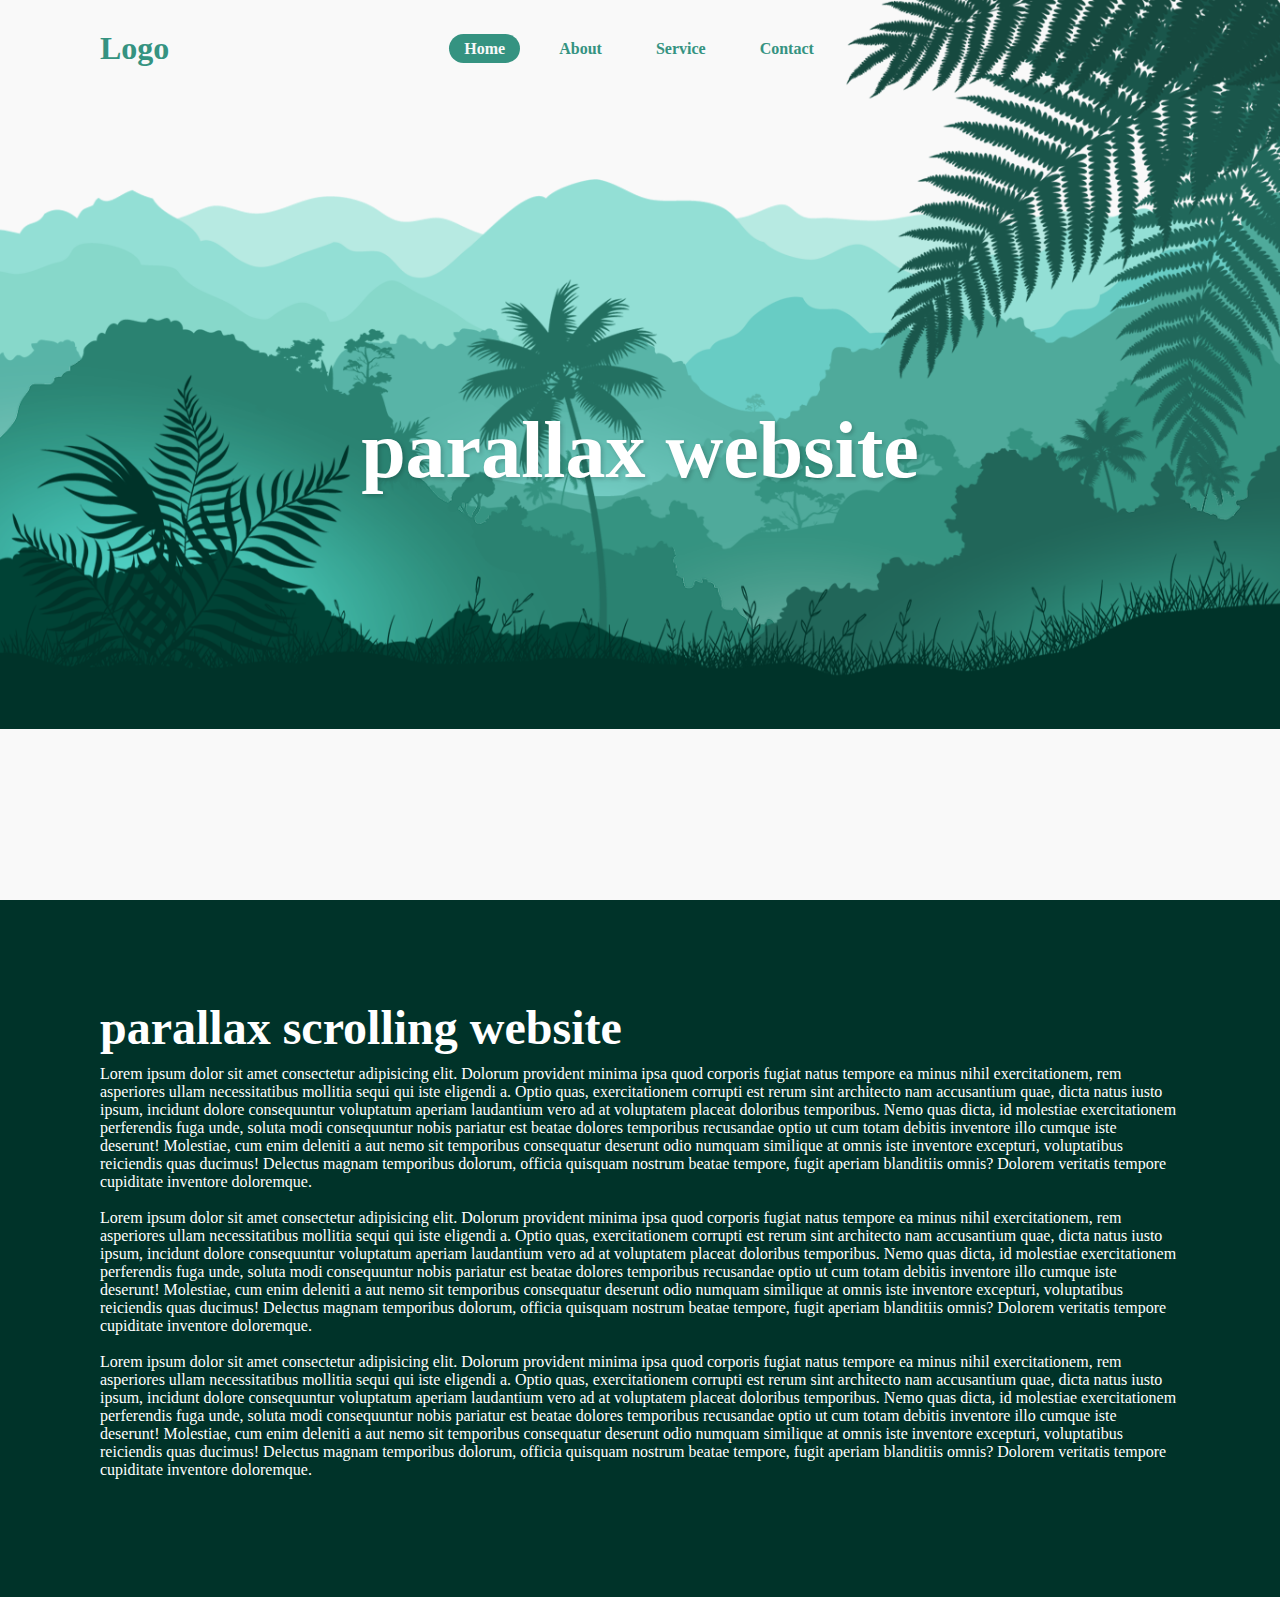
<file: index.html>
<!DOCTYPE html>
<html lang="en">

<head>
    <meta charset="UTF-8">
    <meta http-equiv="X-UA-Compatible" content="IE=edge">
    <meta name="viewport" content="width=device-width, initial-scale=1.0">
    <title>Document</title>
    <link rel="stylesheet" href="style.css">

</head>

<body>
    <header>
        <h2 class="logo">Logo</h2>
        <nav class="navigation">
            <a href="#" class="active">Home</a>
            <a href="#">About</a>
            <a href="#">Service</a>
            <a href="#">Contact</a>
        </nav>
    </header>
    <section class="parallax">
        <img src="hill1.png" id="hill1">
        <img src="hill2.png" id="hill2">
        <img src="hill3.png" id="hill3">
        <img src="hill4.png" id="hill4">
        <img src="hill5.png" id="hill5">
        <img src="tree.png" id="tree">
        <h2 id="text">parallax website</h2>
        <img src="leaf.png" id="leaf">
        <img src="plant.png" id="plant">
    </section>

    <section class="sec">
        <h2>parallax scrolling website</h2>
        <p>
            Lorem ipsum dolor sit amet consectetur adipisicing elit. Dolorum provident minima ipsa quod corporis fugiat
            natus tempore ea minus nihil exercitationem, rem asperiores ullam necessitatibus mollitia sequi qui iste
            eligendi a. Optio quas, exercitationem corrupti est rerum sint architecto nam accusantium quae, dicta natus
            iusto ipsum, incidunt dolore consequuntur voluptatum aperiam laudantium vero ad at voluptatem placeat
            doloribus temporibus. Nemo quas dicta, id molestiae exercitationem perferendis fuga unde, soluta modi
            consequuntur nobis pariatur est beatae dolores temporibus recusandae optio ut cum totam debitis inventore
            illo cumque iste deserunt! Molestiae, cum enim deleniti a aut nemo sit temporibus consequatur deserunt odio
            numquam similique at omnis iste inventore excepturi, voluptatibus reiciendis quas ducimus! Delectus magnam
            temporibus dolorum, officia quisquam nostrum beatae tempore, fugit aperiam blanditiis omnis? Dolorem
            veritatis tempore cupiditate inventore doloremque. <br><br>
            Lorem ipsum dolor sit amet consectetur adipisicing elit. Dolorum provident minima ipsa quod corporis fugiat
            natus tempore ea minus nihil exercitationem, rem asperiores ullam necessitatibus mollitia sequi qui iste
            eligendi a. Optio quas, exercitationem corrupti est rerum sint architecto nam accusantium quae, dicta natus
            iusto ipsum, incidunt dolore consequuntur voluptatum aperiam laudantium vero ad at voluptatem placeat
            doloribus temporibus. Nemo quas dicta, id molestiae exercitationem perferendis fuga unde, soluta modi
            consequuntur nobis pariatur est beatae dolores temporibus recusandae optio ut cum totam debitis inventore
            illo cumque iste deserunt! Molestiae, cum enim deleniti a aut nemo sit temporibus consequatur deserunt odio
            numquam similique at omnis iste inventore excepturi, voluptatibus reiciendis quas ducimus! Delectus magnam
            temporibus dolorum, officia quisquam nostrum beatae tempore, fugit aperiam blanditiis omnis? Dolorem
            veritatis tempore cupiditate inventore doloremque. <br><br>
            Lorem ipsum dolor sit amet consectetur adipisicing elit. Dolorum provident minima ipsa quod corporis fugiat
            natus tempore ea minus nihil exercitationem, rem asperiores ullam necessitatibus mollitia sequi qui iste
            eligendi a. Optio quas, exercitationem corrupti est rerum sint architecto nam accusantium quae, dicta natus
            iusto ipsum, incidunt dolore consequuntur voluptatum aperiam laudantium vero ad at voluptatem placeat
            doloribus temporibus. Nemo quas dicta, id molestiae exercitationem perferendis fuga unde, soluta modi
            consequuntur nobis pariatur est beatae dolores temporibus recusandae optio ut cum totam debitis inventore
            illo cumque iste deserunt! Molestiae, cum enim deleniti a aut nemo sit temporibus consequatur deserunt odio
            numquam similique at omnis iste inventore excepturi, voluptatibus reiciendis quas ducimus! Delectus magnam
            temporibus dolorum, officia quisquam nostrum beatae tempore, fugit aperiam blanditiis omnis? Dolorem
            veritatis tempore cupiditate inventore doloremque. <br><br>
        </p>
    </section>


    <script src="script.js"></script>
</body>

</html>
</file>
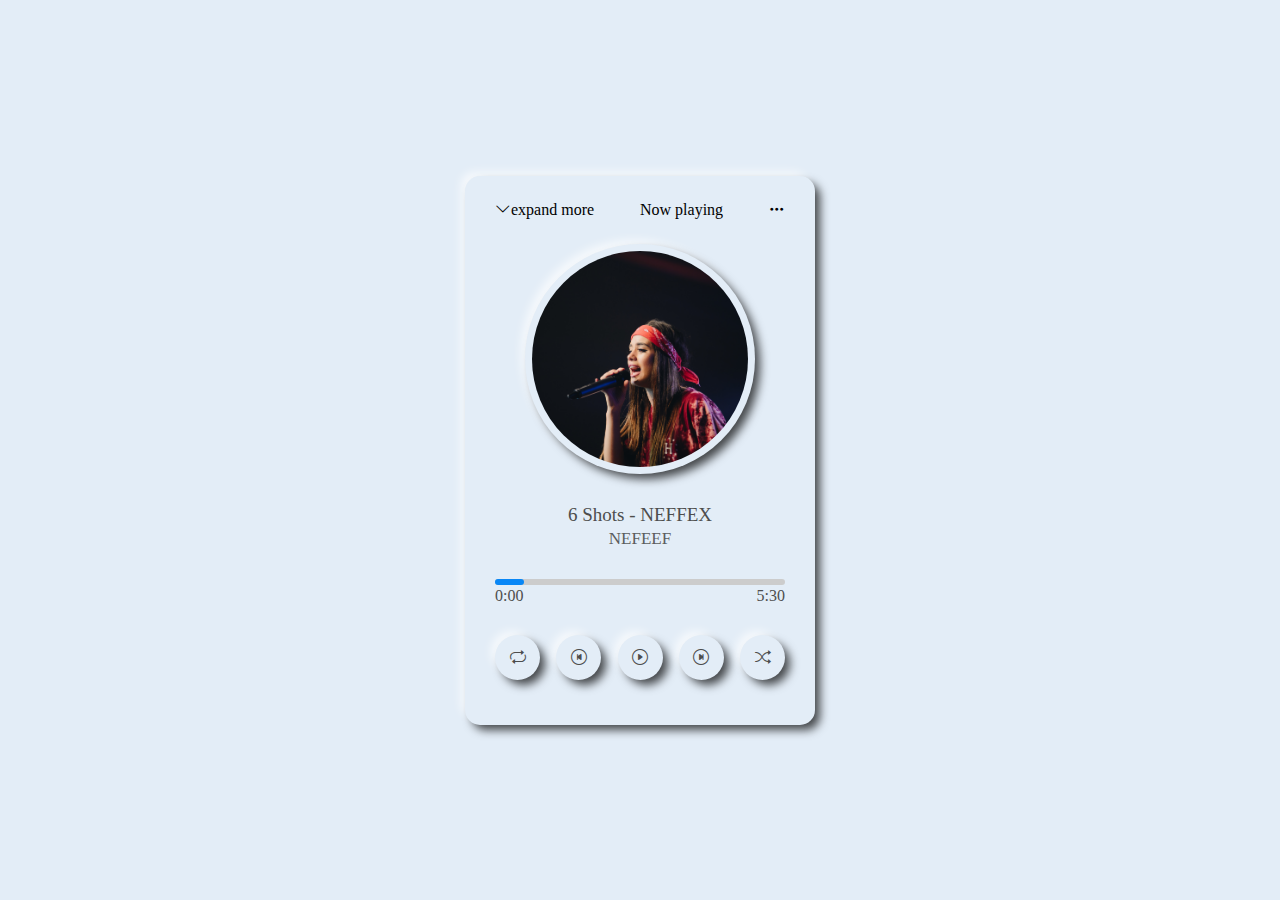
<file: new task/music_player.html>
<!DOCTYPE html>
<html lang="en">

<head>
    <meta charset="UTF-8">
    <meta http-equiv="X-UA-Compatible" content="IE=edge">
    <meta name="viewport" content="width=device-width, initial-scale=1.0">
    <title>Document</title>
    <link rel="stylesheet" href="style.css">
    <link rel="stylesheet" href="https://cdn.jsdelivr.net/npm/bootstrap-icons@1.10.5/font/bootstrap-icons.css">
</head>

<body>
    <div class="content">
        <div class="top-bar">
            <span class="bi bi-chevron-down">expand more</span>
            <span>Now playing</span>
            <span class="bi bi-three-dots"></span>
        </div>
        <div class="image-wrapper">
            <div class="music-image">
                <img src="image1.jpg" alt="">
            </div>
        </div>
        <div class="music-titles">
            <p class="name">6 Shots - NEFFEX</p>
            <p class="artist">NEFEEF</p>

        </div>
        <div class="progress-details">
            <div class="progress-bar">
                <span></span>
            </div>
            <div class="time">
                <span class="current">0:00</span>
                <span class="final">5:30</span>
            </div>
        </div>
        <div class="control-btn">
            <span class="bi bi-repeat" id="repeat"></span>
            <span class="bi bi-skip-start-circle" id="start"></span>
            <div class="play-pause">
                <span class="bi bi-play-circle"></span>
            </div>
            <span class="bi bi-skip-end-circle" id="end"></span>
            <span class="bi bi-shuffle" id="shuffle"></span>
        </div>
    </div>
    <audio src="music6.mp3" class="main-song"></audio>


    <script src="./playlist.js"></script>
    <script src="./script.js"></script>
</body>

</html>
</file>
<file: style.css>
* {
    margin: 0;
    padding: 0;
    box-sizing: border-box;

}

body {
    background: #f9f9f9;
    min-height: 100vh;
    overflow-x: hidden;
}

header {
    position: absolute;
    top: 0;
    left: 0;
    width: 100%;
    padding: 30px 100px;
    display: flex;
    justify-content: flex-start;
    align-items: center;
    z-index: 100;


}

.logo {
    font-size: 2em;
    color: #359381;
    pointer-events: none;
    margin-right: 270px;

}

.navigation a {
    text-decoration: none;
    color: #359381;
    padding: 6px 15px;
    border-radius: 20px;
    margin: 0 10px;
    font-weight: 600;
}

.navigation a:hover,
.navigation a.active {
    background: #359381;
    color: #f9f9f9;
}

.parallax {
    position: relative;
    display: flex;
    justify-content: center;
    align-items: center;
    height: 100vh;
}

#text {
    position: absolute;
    font-size: 5em;
    color: #fff;
    text-shadow: 2px 2px 4px rgba(0, 0, 0, .2);

}

.parallax img {
    position: absolute;
    top: 0;
    left: 0;
    width: 100%;
    pointer-events: none;
}

.sec {
    position: relative;
    background: #003329;
    padding: 100px;
}

.sec h2 {
    font-size: 3em;
    color: #fff;
    margin-bottom: 10px;
}

.sec p {
    font-size: 1em;
    color: #fff;
    font-weight: 300;
}
</file>
<file: new task/style.css>
* {
    margin: 0;
    padding: 0;
    box-sizing: border-box;

}

body {
    display: flex;
    align-items: center;
    justify-content: center;
    width: 100%;
    min-height: 100vh;
    background-color: #e3edf7;

}

.content {
    box-shadow: 6px 6px 10px -1px rgba(0, 0, 0, 0.7),
        -6px -6px 10px -2px rgba(255, 255, 255, 0.7);
    width: 350px;
    border-radius: 15px;
    padding: 25px 30px;


}

.bi-skip-end-circle-fill {
    cursor: pointer;

}

.top-bar {
    display: flex;
    align-items: center;
    justify-content: space-between;
}

.music-image {
    width: 230px;
    height: 230px;
    box-shadow: 6px 6px 10px -1px rgba(0, 0, 0, 0.7),
        -6px -6px 10px -2px rgba(255, 255, 255, 0.7);
    border-radius: 50%;
    margin-top: 25px;
    padding: 7px;
}

.music-image img {
    width: 100%;
    height: 100%;
    object-fit: cover;
    border-radius: 50%;
}

.image-wrapper {
    display: flex;
    justify-content: center;
}

.music-titles {
    text-align: center;
    margin: 30px 0;
    color: #4d4d4d;
}

.music-titles .name {
    font-size: 19px;
}

.music-titles .artist {
    font-size: 17px;
    margin-top: 3px;
    opacity: 0.9;

}

.progress-details {
    width: 100%;
    height: 6px;
    background-color: #ccc;
    border-radius: 15px;

}

.progress-bar {
    width: 10%;
    height: inherit;
    border-radius: inherit;
    background-color: #0987f6;
    cursor: pointer;
    position: relative;
}

.progress-bar span {
    position: absolute;
    width: 12px;
    height: 12px;
    background-color: #0987f6;
    border-radius: inherit;
    transform: translateY(-25%);
    right: 5px;
    opacity: 0;
    transition: opacity 0.3s ease-out;

}

.progress-details:hover .progress-bar span {
    opacity: 1;
}

.time {
    display: flex;
    align-items: center;
    justify-content: space-between;
    margin-top: 2px;
    color: #4d4d4d;
}

.control-btn {
    margin-top: 50px;
    margin-bottom: 20px;
    display: flex;
    align-items: center;
    justify-content: space-between;

}

.control-btn span {
    width: 45px;
    height: 45px;
    border-radius: 50%;
    box-shadow: 6px 6px 10px -1px rgba(0, 0, 0, 0.7),
        -6px -6px 10px -2px rgba(255, 255, 255, 0.7);
    display: flex;
    align-items: center;
    justify-content: center;
    color: #4d4d4d;

}

.control-btn span:active {
    box-shadow: 6px 6px 10px -1px rgba(0, 0, 0, 0.7),
        -6px -6px 10px -2px rgba(255, 255, 255, 0.7);

}
</file>
